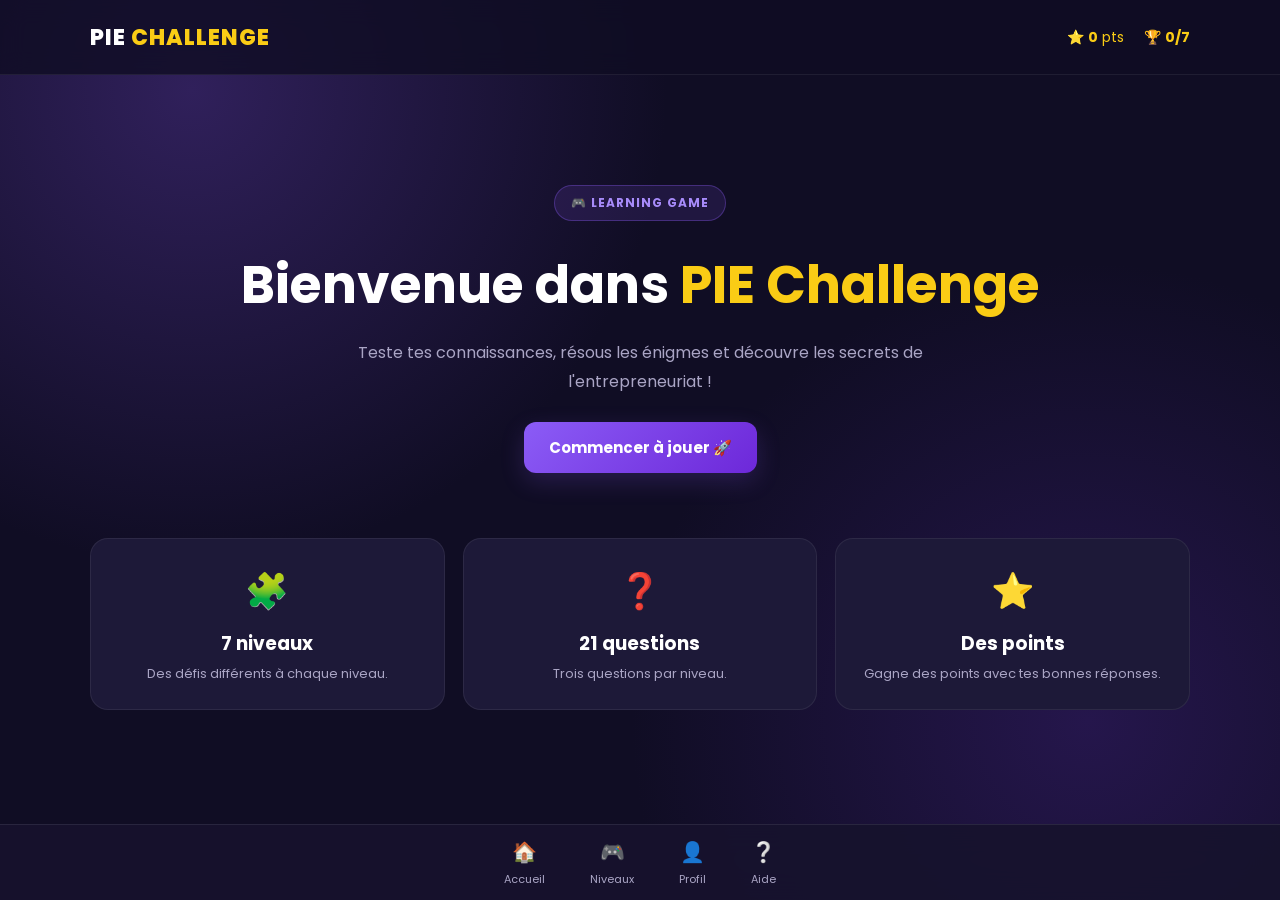
<file: index.html>
<!DOCTYPE html>
<html lang="fr">
<head>
    <meta charset="UTF-8">
    <meta name="viewport" content="width=device-width, initial-scale=1.0">
    <title>PIE Challenge</title>
    <link rel="stylesheet" href="css/style.css">
</head>

<body>

<header class="topbar">
    <a href="#" class="logo" onclick="showView('home')">
        PIE <span>CHALLENGE</span>
    </a>

    <div class="header-stats">
        <span>⭐ <strong id="headerScore">0</strong> pts</span>
        <span>🏆 <strong id="headerLevel">0/7</strong></span>
    </div>
</header>

<main class="container">

    <!-- HOME -->
    <section id="homeView" class="view active">
        <div class="hero">
            <div class="hero-badge">🎮 LEARNING GAME</div>
            <h1>Bienvenue dans <span>PIE Challenge</span></h1>
            <p>
                Teste tes connaissances, résous les énigmes
                et découvre les secrets de l'entrepreneuriat !
            </p>

            <button class="primary-btn" onclick="showView('levels')">
                Commencer à jouer 🚀
            </button>
        </div>

        <div class="features">
            <div class="feature-card">
                <span>🧩</span>
                <h3>7 niveaux</h3>
                <p>Des défis différents à chaque niveau.</p>
            </div>

            <div class="feature-card">
                <span>❓</span>
                <h3>21 questions</h3>
                <p>Trois questions par niveau.</p>
            </div>

            <div class="feature-card">
                <span>⭐</span>
                <h3>Des points</h3>
                <p>Gagne des points avec tes bonnes réponses.</p>
            </div>
        </div>
    </section>

    <!-- LEVELS -->
    <section id="levelsView" class="view">
        <div class="section-heading">
            <h1>Choisis ton niveau</h1>
            <p>Termine les trois questions pour débloquer le niveau suivant.</p>
        </div>

        <div id="levelsContainer" class="levels-grid"></div>

        <button class="secondary-btn" onclick="showView('home')">
            ← Retour
        </button>
    </section>

    <!-- GAME -->
    <section id="gameView" class="view">
        <div class="game-top">
            <button class="secondary-btn" onclick="showView('levels')">
                ← Niveaux
            </button>

            <div class="game-progress">
                <span id="levelTitle">Niveau 1</span>
                <span id="questionNumber">Question 1/3</span>
            </div>
        </div>

        <div class="progress-track">
            <div id="progressBar" class="progress-fill"></div>
        </div>

        <div class="question-card">
            <div id="questionType" class="question-badge">DÉFI</div>

            <h2 id="questionTitle">Question</h2>

            <p id="questionDescription"></p>

            <div id="questionContent" class="question-content"></div>

            <div id="answerArea" class="answer-area"></div>

            <p id="feedback" class="feedback"></p>

            <div class="game-actions">
                <button id="hintBtn" class="hint-btn" onclick="useHint()">
                    💡 Indice (-20 pts)
                </button>

                <button id="checkBtn" class="primary-btn" onclick="checkAnswer()">
                    Vérifier
                </button>

                <button id="nextBtn" class="primary-btn hidden" onclick="nextQuestion()">
                    Question suivante →
                </button>
            </div>
        </div>
    </section>

    <!-- RESULTS -->
    <section id="resultsView" class="view">
        <div class="result-card">
            <div class="result-icon">🎉</div>
            <h1 id="resultTitle">Niveau terminé !</h1>
            <p id="resultMessage">Bravo pour tes efforts.</p>

            <div class="result-score">
                ⭐ <strong id="resultScore">0</strong> points
            </div>

            <button id="nextLevelBtn" class="primary-btn" onclick="goNextLevel()">
                Niveau suivant →
            </button>

            <button class="secondary-btn" onclick="showView('levels')">
                Voir les niveaux
            </button>
        </div>
    </section>

    <!-- PROFILE -->
    <section id="profileView" class="view">
        <div class="section-heading">
            <h1>Mon profil</h1>
            <p>Consulte ta progression dans PIE Challenge.</p>
        </div>

        <div class="profile-card">
            <div class="profile-avatar">👨‍🎓</div>
            <h2>Joueur</h2>

            <div class="profile-stats">
                <div>
                    <strong id="profileScore">0</strong>
                    <span>Points</span>
                </div>

                <div>
                    <strong id="profileLevels">0/7</strong>
                    <span>Niveaux terminés</span>
                </div>

                <div>
                    <strong id="profileQuestions">0/21</strong>
                    <span>Bonnes réponses</span>
                </div>
            </div>

            <button class="secondary-btn" onclick="resetProgress()">
                Réinitialiser ma progression
            </button>
        </div>
    </section>

    <!-- HELP -->

    <!-- HELP -->
    <section id="helpView" class="view">

        <div class="section-heading">
            <h1>Comment jouer ?</h1>
            <p>Règles du jeu et équipe du projet</p>
        </div>

        <div class="help-card">
            <h2>📜 Règles du jeu</h2>

            <p>🎯 Le jeu contient 7 niveaux.</p>
            <p>🧩 Chaque niveau contient 3 questions.</p>
            <p>⭐ Une bonne réponse rapporte 100 points.</p>
            <p>💡 Un indice coûte 20 points.</p>
            <p>🔓 Termine les trois questions pour débloquer le niveau suivant.</p>
        </div>

        <div class="help-card project-team">
            <h2>👨‍💻 Équipe du projet</h2>

            <div class="team-role">
                <h3>🌐 HTML</h3>
                <p>Omar • Yassine</p>
            </div>

            <div class="team-role">
                <h3>🎨 CSS</h3>
                <p>Ziyad • Adnane</p>
            </div>

            <div class="team-role">
                <h3>⚙️ JavaScript</h3>
                <p>Adnane • Walid</p>
            </div>

            <div class="team-role project-leader">
                <h3>👑 Chef de projet</h3>
                <p>Walid</p>
            </div>
        </div>

    </section>


</main>

<footer class="bottom-nav">
    <button onclick="showView('home')">🏠<span>Accueil</span></button>
    <button onclick="showView('levels')">🎮<span>Niveaux</span></button>
    <button onclick="showView('profile')">👤<span>Profil</span></button>
    <button onclick="showView('help')">❔<span>Aide</span></button>
</footer>

<script src="js/questions.js"></script>
<script src="js/app.js"></script>

</body>
</html>
</file>
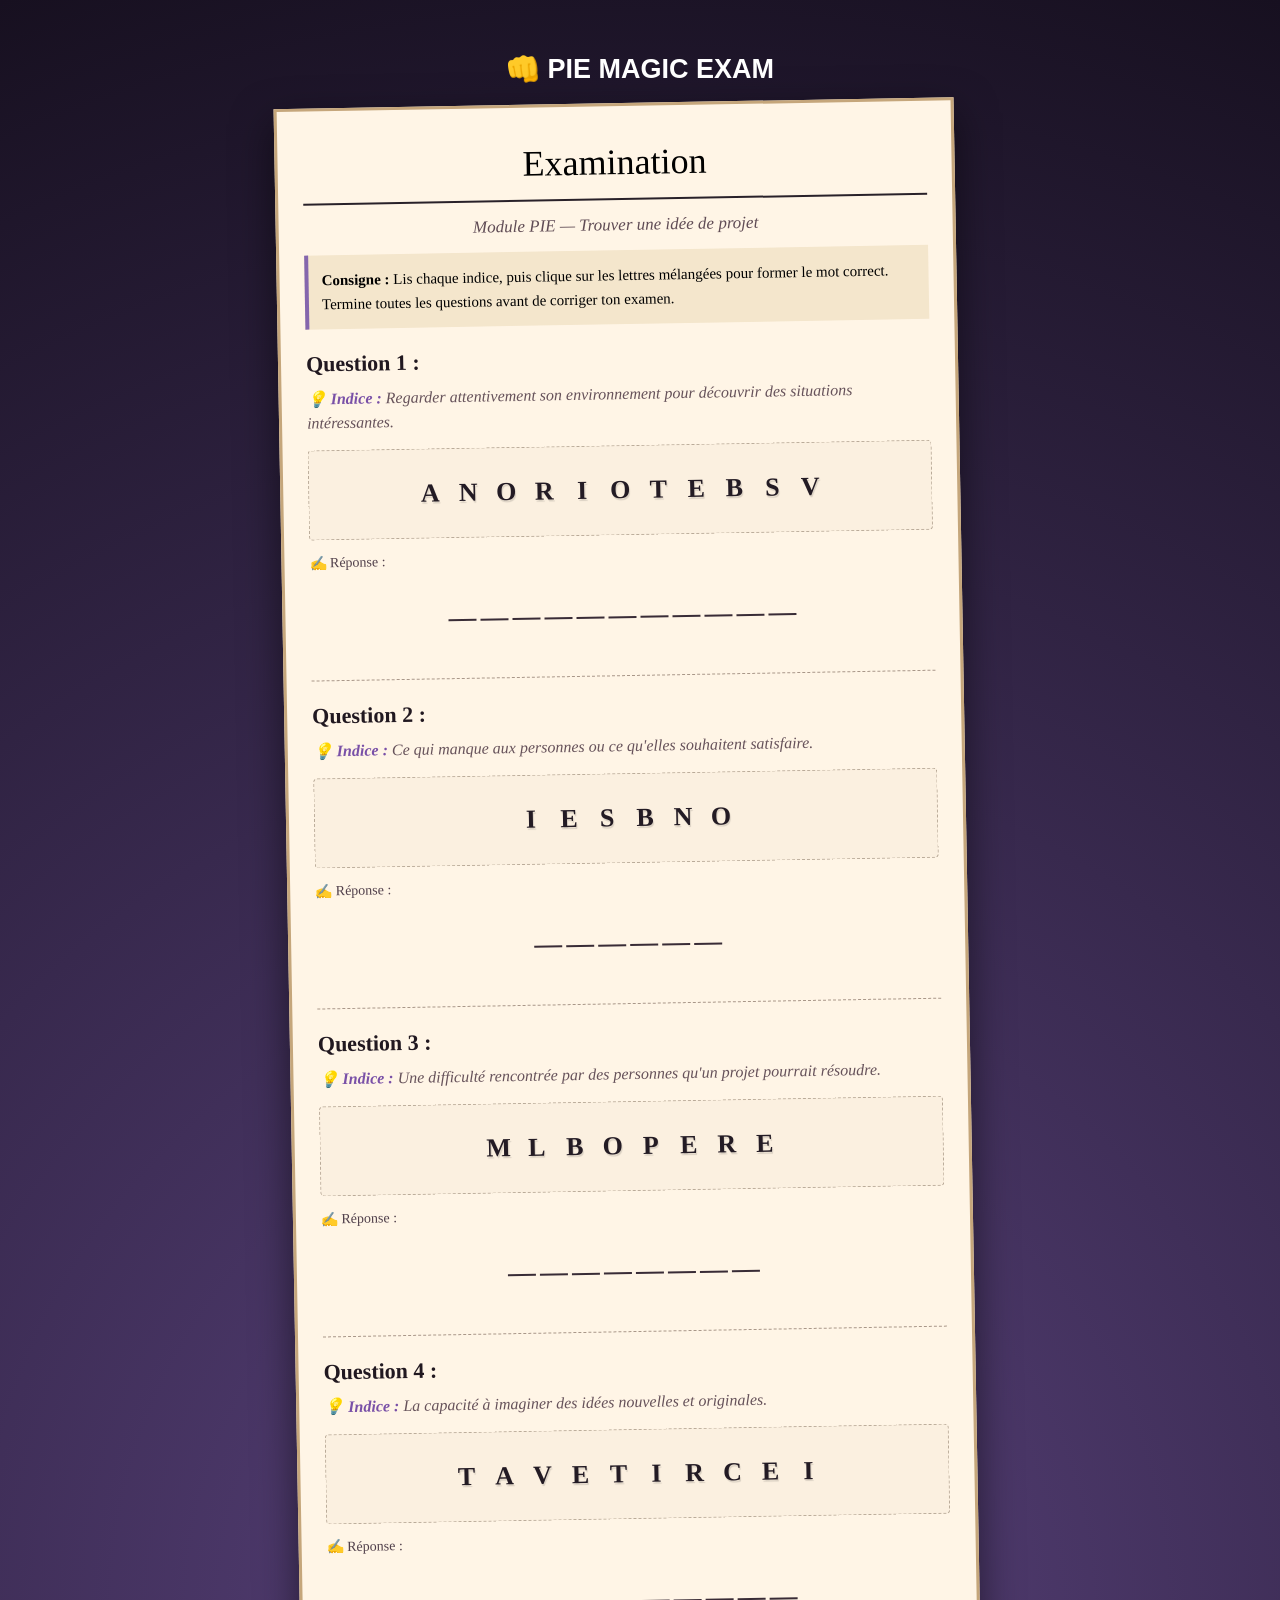
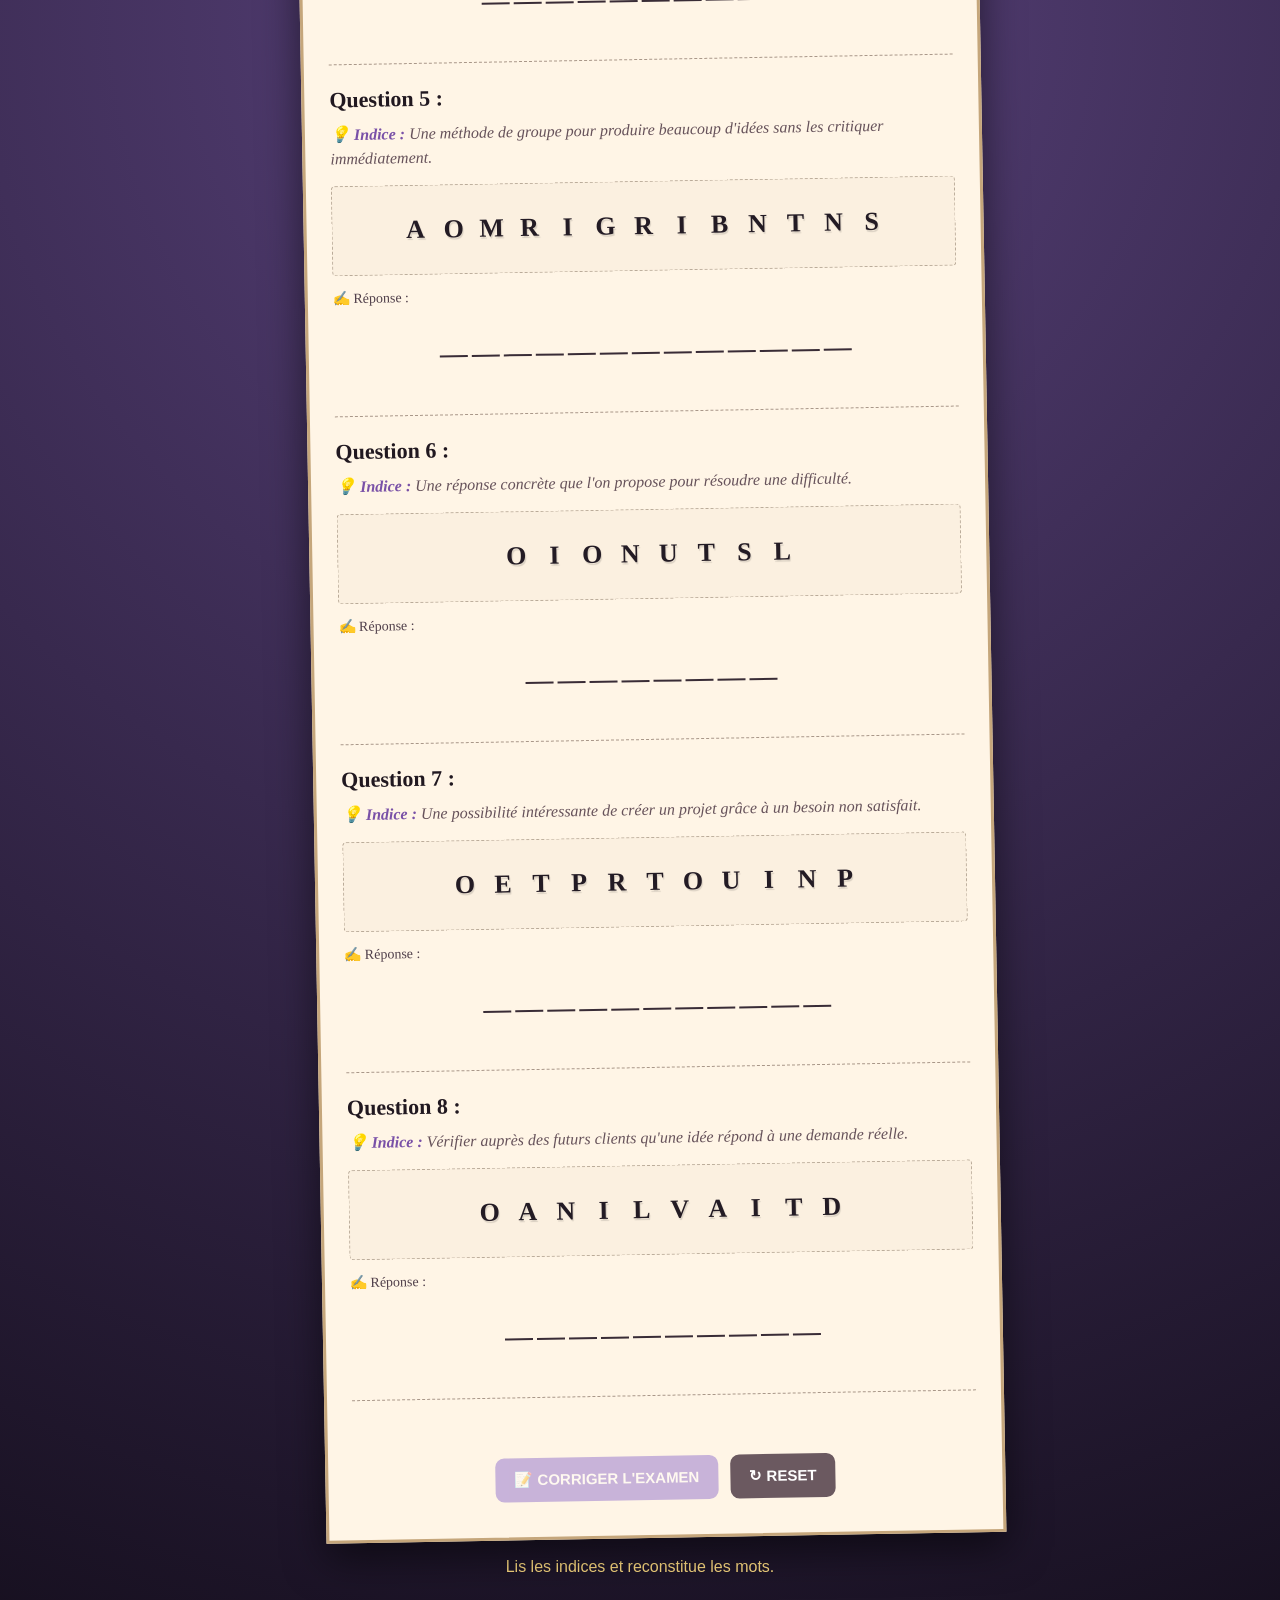
<file: dencing words(pie niveau 6).html>
<!DOCTYPE html>
<html lang="fr">
<head>
<meta charset="UTF-8">
<meta name="viewport" content="width=device-width, initial-scale=1.0">

<title>PIE - Magic Examination</title>

<style>
* {
    box-sizing: border-box;
}

body {
    margin: 0;
    min-height: 100vh;
    background: radial-gradient(circle, #59427c, #171020);
    display: flex;
    align-items: flex-start;
    justify-content: center;
    font-family: Georgia, serif;
    padding: 35px 12px;
}

.container {
    text-align: center;
    width: 100%;
    max-width: 680px;
}

h1 {
    color: white;
    font-family: Arial, sans-serif;
    font-size: 27px;
}

/* EXAM PAPER */

.paper {
    background: #fff5e6;
    padding: 35px 25px;
    border: 3px solid #c5a67b;
    box-shadow: 0 15px 40px #0008;
    transform: rotate(-1deg);
    transition: box-shadow 0.5s;
    position: relative;
    overflow: hidden;
    text-align: left;
}

.paper.solved {
    box-shadow: 0 0 50px gold;
}

.exam-title {
    font-size: 36px;
    text-align: center;
    border-bottom: 2px solid #292129;
    padding-bottom: 15px;
}

.exam-subtitle {
    text-align: center;
    font-size: 17px;
    font-style: italic;
    margin: 15px 0;
    color: #604c55;
}

.instructions {
    background: #f4e6cc;
    border-left: 4px solid #8566ad;
    padding: 13px;
    font-size: 15px;
    line-height: 1.6;
}

/* QUESTION */

.question-block {
    padding: 22px 0;
    border-bottom: 1px dashed #a99789;
}

.question {
    font-size: 22px;
    font-weight: bold;
    color: #211820;
    margin-bottom: 10px;
}

.hint {
    font-size: 16px;
    font-style: italic;
    line-height: 1.5;
    color: #66525a;
    margin-bottom: 15px;
}

.hint strong {
    color: #7950a7;
}

/* SCATTERED ALPHABET */

.chaos-zone {
    display: flex;
    justify-content: center;
    align-items: center;
    flex-wrap: wrap;
    gap: 10px 8px;
    min-height: 90px;
    padding: 20px 12px;
    background: #eadcc733;
    border: 1px dashed #b9aa98;
    border-radius: 4px;
}

.letter {
    width: 30px;
    height: 40px;
    padding: 0;
    border: none;
    margin: 0;

    background: transparent;
    color: #231b24;

    font-family: Georgia, serif;
    font-weight: bold;
    font-size: 26px;

    cursor: pointer;
    position: relative;

    text-shadow: 1px 2px 1px #0002;

    animation: chaos 0.6s infinite alternate ease-in-out;
    animation-delay: var(--delay);
}

@keyframes chaos {
    from {
        transform:
            translate(var(--x), var(--y))
            rotate(var(--rotation));
    }

    to {
        transform:
            translate(
                calc(var(--x) + 3px),
                calc(var(--y) - 3px)
            )
            rotate(calc(var(--rotation) + 7deg));
    }
}

.letter:hover:not(:disabled) {
    color: #b02e28;
    animation-play-state: paused;
    scale: 1.25;
    text-shadow: 0 0 8px #ffae42;
}

.letter.used {
    opacity: 0.12;
}

.letter:disabled {
    cursor: default;
}

/* ANSWER */

.answer-label {
    margin: 14px 0 8px;
    font-size: 14px;
    color: #51404b;
}

.answer-line {
    display: flex;
    justify-content: center;
    flex-wrap: wrap;
    gap: 4px;
    min-height: 46px;
    padding: 5px 0;
}

.answer-slot {
    width: 28px;
    height: 39px;
    padding: 0;
    margin: 0;

    background: transparent;
    border: none;
    border-bottom: 2px solid #392c36;

    font-family: Georgia, serif;
    font-size: 22px;
    font-weight: bold;
    color: #251b25;

    cursor: pointer;
}

.answer-slot.filled {
    animation: letterAppear 0.25s ease-out;
}

.answer-slot:disabled {
    cursor: default;
}

@keyframes letterAppear {
    from {
        opacity: 0;
        transform: translateY(-15px);
    }

    to {
        opacity: 1;
        transform: translateY(0);
    }
}

/* QUESTION FEEDBACK */

.question-feedback {
    text-align: center;
    font-size: 15px;
    font-weight: bold;
    margin-top: 12px;
    min-height: 18px;
    font-family: Arial, sans-serif;
}

.question-block.good .question-feedback {
    color: #168447;
}

.question-block.bad .question-feedback {
    color: #c32a2a;
}

.question-block.good {
    background: #e0ffd529;
}

/* SCORE */

.result {
    text-align: center;
    padding: 18px 5px;
    font-family: Arial, sans-serif;
    font-size: 18px;
    font-weight: bold;
    color: #513b64;
    min-height: 60px;
}

.result.success {
    color: #168447;
    font-size: 21px;
}

/* BUTTONS */

.actions {
    display: flex;
    justify-content: center;
    flex-wrap: wrap;
    gap: 12px;
}

.action {
    border: none;
    border-radius: 9px;
    padding: 13px 19px;
    background: #7752c7;
    color: white;
    font-family: Arial, sans-serif;
    font-size: 15px;
    font-weight: bold;
    cursor: pointer;
}

.action:hover:not(:disabled) {
    background: #9472de;
}

.action:disabled {
    opacity: 0.4;
    cursor: not-allowed;
}

.reset {
    background: #6b5960;
}

.reset:hover {
    background: #8b737c !important;
}

.small-action {
    display: block;
    margin: 10px auto 0;
    border: none;
    background: transparent;
    color: #7950a7;
    font-size: 13px;
    cursor: pointer;
    text-decoration: underline;
}

.small-action:hover {
    color: #ac4a65;
}

#status {
    font-family: Arial, sans-serif;
    color: #ffdd83;
    margin-top: 20px;
}

@media (max-width: 480px) {
    .paper {
        padding: 25px 13px;
    }

    .exam-title {
        font-size: 29px;
    }

    .question {
        font-size: 20px;
    }

    .letter {
        font-size: 22px;
        width: 24px;
    }

    .answer-slot {
        width: 22px;
        font-size: 18px;
    }
}
</style>
</head>

<body>

<div class="container">

    <h1>👊 PIE MAGIC EXAM</h1>

    <div class="paper" id="paper">

        <div class="exam-title">
            Examination
        </div>

        <div class="exam-subtitle">
            Module PIE — Trouver une idée de projet
        </div>

        <div class="instructions">
            <strong>Consigne :</strong>
            Lis chaque indice, puis clique sur les lettres
            mélangées pour former le mot correct.
            Termine toutes les questions avant de
            corriger ton examen.
        </div>

        <!-- ALL EXAM QUESTIONS -->
        <div id="examQuestions"></div>

        <!-- RESULT -->
        <div class="result" id="result"
             role="status" aria-live="polite">
        </div>

        <div class="actions">

            <button class="action"
                    id="checkButton">
                📝 CORRIGER L'EXAMEN
            </button>

            <button class="action reset"
                    id="resetButton">
                ↻ RESET
            </button>

        </div>

    </div>

    <p id="status">
        Les lettres sont mélangées.
        À toi de trouver les bonnes réponses !
    </p>

</div>

<script>

// ==========================================
// PIE EXAM - QUESTIONS
// ==========================================

const questions = [

    {
        answer: "OBSERVATION",
        hint: "Regarder attentivement son environnement pour découvrir des situations intéressantes."
    },

    {
        answer: "BESOIN",
        hint: "Ce qui manque aux personnes ou ce qu'elles souhaitent satisfaire."
    },

    {
        answer: "PROBLEME",
        hint: "Une difficulté rencontrée par des personnes qu'un projet pourrait résoudre."
    },

    {
        answer: "CREATIVITE",
        hint: "La capacité à imaginer des idées nouvelles et originales."
    },

    {
        answer: "BRAINSTORMING",
        hint: "Une méthode de groupe pour produire beaucoup d'idées sans les critiquer immédiatement."
    },

    {
        answer: "SOLUTION",
        hint: "Une réponse concrète que l'on propose pour résoudre une difficulté."
    },

    {
        answer: "OPPORTUNITE",
        hint: "Une possibilité intéressante de créer un projet grâce à un besoin non satisfait."
    },

    {
        answer: "VALIDATION",
        hint: "Vérifier auprès des futurs clients qu'une idée répond à une demande réelle."
    }

];

// ==========================================
// GAME STATE
// ==========================================

let exam = [];
let examReviewed = false;
let examCompleted = false;

const paper = document.getElementById("paper");
const questionsContainer =
    document.getElementById("examQuestions");

const result = document.getElementById("result");
const checkButton =
    document.getElementById("checkButton");

const resetButton =
    document.getElementById("resetButton");

const statusText =
    document.getElementById("status");

// ==========================================
// SHUFFLE
// ==========================================

function shuffle(array) {

    const copy = [...array];

    for (let i = copy.length - 1; i > 0; i--) {

        const randomIndex =
            Math.floor(Math.random() * (i + 1));

        [copy[i], copy[randomIndex]] =
            [copy[randomIndex], copy[i]];
    }

    return copy;
}

// ==========================================
// MAKE MIXED LETTERS
// ==========================================

function createLetters(answer) {

    const characters = [...answer];

    let tiles = characters.map((char, index) => ({
        id: index,
        char: char,
        x: Math.floor(Math.random() * 17 - 8),
        y: Math.floor(Math.random() * 19 - 9),
        rotation: Math.floor(Math.random() * 75 - 37),
        delay: Math.random()
    }));

    tiles = shuffle(tiles);

    // Ensure the letters are not already sorted
    if (tiles.map(t => t.char).join("") === answer) {

        const firstDifferent = tiles.findIndex(
            t => t.char !== tiles[0].char
        );

        if (firstDifferent !== -1) {
            [tiles[0], tiles[firstDifferent]] =
                [tiles[firstDifferent], tiles[0]];
        }
    }

    return tiles;
}

// ==========================================
// START EXAM
// ==========================================

function startExam() {

    exam = questions.map(question => ({

        answer: question.answer,

        hint: question.hint,

        tiles: createLetters(question.answer),

        selected: [],

        status: "editing"

    }));

    examReviewed = false;
    examCompleted = false;

    result.textContent = "";
    result.className = "result";

    paper.classList.remove("solved");

    statusText.textContent =
        "Lis les indices et reconstitue les mots.";

    renderExam();
}

// ==========================================
// RENDER ALL QUESTIONS
// ==========================================

function renderExam() {

    questionsContainer.innerHTML = "";

    exam.forEach((question, questionIndex) => {

        const block = document.createElement("section");

        block.className = "question-block";

        if (question.status === "correct") {
            block.classList.add("good");
        }

        if (question.status === "wrong") {
            block.classList.add("bad");
        }

        // QUESTION NUMBER

        const title = document.createElement("div");

        title.className = "question";

        title.textContent =
            "Question " + (questionIndex + 1) + " :";

        block.appendChild(title);

        // HINT

        const hint = document.createElement("div");

        hint.className = "hint";

        const hintTitle = document.createElement("strong");
        hintTitle.textContent = "💡 Indice : ";

        const hintContent = document.createElement("span");
        hintContent.textContent = question.hint;

        hint.appendChild(hintTitle);
        hint.appendChild(hintContent);

        block.appendChild(hint);

        // CHAOS ZONE

        const chaosZone = document.createElement("div");

        chaosZone.className = "chaos-zone";

        question.tiles.forEach(tile => {

            const letterButton =
                document.createElement("button");

            letterButton.className = "letter";

            letterButton.textContent = tile.char;

            letterButton.style.setProperty(
                "--x", tile.x + "px"
            );

            letterButton.style.setProperty(
                "--y", tile.y + "px"
            );

            letterButton.style.setProperty(
                "--rotation",
                tile.rotation + "deg"
            );

            letterButton.style.setProperty(
                "--delay",
                "-" + tile.delay + "s"
            );

            const used =
                question.selected.includes(tile.id);

            if (used) {
                letterButton.classList.add("used");
            }

            letterButton.disabled =
                used || question.status !== "editing";

            letterButton.addEventListener("click", () => {
                selectLetter(questionIndex, tile.id);
            });

            chaosZone.appendChild(letterButton);
        });

        block.appendChild(chaosZone);

        // ANSWER LABEL

        const answerLabel = document.createElement("div");

        answerLabel.className = "answer-label";
        answerLabel.textContent = "✍️ Réponse :";

        block.appendChild(answerLabel);

        // ANSWER LINE

        const answerLine = document.createElement("div");

        answerLine.className = "answer-line";

        [...question.answer].forEach((char, slotIndex) => {

            const slot = document.createElement("button");

            slot.className = "answer-slot";

            const selectedId =
                question.selected[slotIndex];

            if (selectedId !== undefined) {

                const selectedTile = question.tiles.find(
                    tile => tile.id === selectedId
                );

                slot.textContent = selectedTile.char;

                slot.classList.add("filled");

                slot.title = "Cliquer pour retirer";

                slot.disabled =
                    question.status !== "editing";

                slot.addEventListener("click", () => {
                    removeLetter(questionIndex, slotIndex);
                });

            } else {

                slot.textContent = "";
                slot.disabled = true;
            }

            answerLine.appendChild(slot);
        });

        block.appendChild(answerLine);

        // UNDO BUTTON

        if (
            question.status === "editing" &&
            question.selected.length > 0
        ) {

            const undo = document.createElement("button");

            undo.className = "small-action";
            undo.textContent = "⌫ Effacer la dernière lettre";

            undo.addEventListener("click", () => {
                question.selected.pop();
                renderExam();
            });

            block.appendChild(undo);
        }

        // FEEDBACK

        const feedback = document.createElement("div");

        feedback.className = "question-feedback";

        if (question.status === "correct") {
            feedback.textContent = "✅ Bonne réponse !";
        }

        if (question.status === "wrong") {
            feedback.textContent =
                "❌ Mauvais ordre — à refaire !";
        }

        block.appendChild(feedback);

        questionsContainer.appendChild(block);
    });

    updateControls();
}

// ==========================================
// SELECT LETTER
// ==========================================

function selectLetter(questionIndex, tileId) {

    const question = exam[questionIndex];

    if (question.status !== "editing") return;

    if (question.selected.includes(tileId)) return;

    if (question.selected.length >= question.answer.length) {
        return;
    }

    question.selected.push(tileId);

    renderExam();
}

// ==========================================
// REMOVE LETTER
// ==========================================

function removeLetter(questionIndex, slotIndex) {

    const question = exam[questionIndex];

    if (question.status !== "editing") return;

    question.selected.splice(slotIndex, 1);

    renderExam();
}

// ==========================================
// UPDATE MAIN BUTTON
// ==========================================

function updateControls() {

    if (examCompleted) {

        checkButton.textContent = "🏆 REJOUER";
        checkButton.disabled = false;
        return;
    }

    if (examReviewed) {

        checkButton.textContent =
            "↻ RÉESSAYER LES ERREURS";

        checkButton.disabled = false;
        return;
    }

    checkButton.textContent =
        "📝 CORRIGER L'EXAMEN";

    const allFilled = exam.every(question => {

        return (
            question.status === "correct" ||
            question.selected.length === question.answer.length
        );

    });

    checkButton.disabled = !allFilled;
}

// ==========================================
// CHECK THE WHOLE EXAM
// ==========================================

function checkExam() {

    if (examReviewed || examCompleted) return;

    const allFilled = exam.every(question =>
        question.status === "correct" ||
        question.selected.length === question.answer.length
    );

    if (!allFilled) return;

    exam.forEach(question => {

        if (question.status === "correct") return;

        const userAnswer = question.selected.map(id => {

            const tile = question.tiles.find(
                letter => letter.id === id
            );

            return tile.char;

        }).join("");

        if (userAnswer === question.answer) {

            question.status = "correct";

        } else {

            question.status = "wrong";
        }
    });

    examReviewed = true;

    const score = exam.filter(
        q => q.status === "correct"
    ).length;

    if (score === exam.length) {

        examCompleted = true;

        paper.classList.add("solved");

        result.textContent =
            "🏆 FÉLICITATIONS ! " +
            score + " / " + exam.length;

        result.className = "result success";

        statusText.textContent =
            "Excellent ! Toutes les réponses sont correctes !";

    } else {

        result.textContent =
            "📊 Résultat : " +
            score + " / " + exam.length +
            " — Corrige les erreurs !";

        result.className = "result";

        statusText.textContent =
            "Les bonnes réponses restent validées.";
    }

    renderExam();
}

// ==========================================
// RETRY ONLY WRONG ANSWERS
// ==========================================

function retryWrongAnswers() {

    exam.forEach(question => {

        if (question.status === "wrong") {

            question.selected = [];

            question.tiles =
                createLetters(question.answer);

            question.status = "editing";
        }
    });

    examReviewed = false;

    result.textContent =
        "💡 Utilise les indices pour corriger tes erreurs.";

    result.className = "result";

    renderExam();
}

// ==========================================
// BUTTON EVENTS
// ==========================================

checkButton.addEventListener("click", () => {

    if (examCompleted) {

        startExam();

    } else if (examReviewed) {

        retryWrongAnswers();

    } else {

        checkExam();
    }

});

resetButton.addEventListener("click", startExam);

// ==========================================
// LAUNCH EXAM
// ==========================================

startExam();

</script>

</body>
</html>
</file>
<file: css/style.css>
@import url('https://fonts.googleapis.com/css2?family=Poppins:wght@400;500;600;700;800&display=swap');

:root {
    --bg: #100d24;
    --surface: #1d1938;
    --surface-light: #29234a;
    --primary: #8b5cf6;
    --primary-light: #a78bfa;
    --yellow: #facc15;
    --text: #ffffff;
    --muted: #aaa5c5;
    --success: #22c55e;
    --danger: #ef4444;
}

* {
    margin: 0;
    padding: 0;
    box-sizing: border-box;
}

body {
    min-height: 100vh;
    background:
            radial-gradient(circle at 15% 10%, #30205b 0, transparent 35%),
            radial-gradient(circle at 85% 80%, #25164c 0, transparent 35%),
            var(--bg);
    color: var(--text);
    font-family: 'Poppins', Arial, sans-serif;
    padding-bottom: 100px;
}

button {
    font-family: inherit;
    cursor: pointer;
    border: none;
}

/* HEADER */

.topbar {
    height: 75px;
    padding: 0 7%;
    display: flex;
    align-items: center;
    justify-content: space-between;
    border-bottom: 1px solid #ffffff12;
    background: #100d24cc;
    backdrop-filter: blur(12px);
    position: sticky;
    top: 0;
    z-index: 10;
}

.logo {
    color: white;
    text-decoration: none;
    font-size: 22px;
    font-weight: 800;
    letter-spacing: 1px;
}

.logo span {
    color: var(--yellow);
}

.header-stats {
    display: flex;
    gap: 20px;
    color: var(--yellow);
    font-size: 14px;
}

/* GENERAL */

.container {
    width: 90%;
    max-width: 1100px;
    margin: 45px auto;
}

.view {
    display: none;
    animation: appear 0.4s ease;
}

.view.active {
    display: block;
}

@keyframes appear {
    from {
        opacity: 0;
        transform: translateY(12px);
    }
    to {
        opacity: 1;
        transform: translateY(0);
    }
}

/* HOME */

.hero {
    text-align: center;
    padding: 65px 20px;
}

.hero-badge,
.question-badge {
    display: inline-block;
    padding: 8px 16px;
    border-radius: 30px;
    background: #8b5cf622;
    border: 1px solid #8b5cf655;
    color: var(--primary-light);
    font-size: 12px;
    font-weight: 700;
    letter-spacing: 1px;
}

.hero h1 {
    font-size: clamp(30px, 5vw, 52px);
    margin: 25px 0 15px;
}

.hero h1 span {
    color: var(--yellow);
}

.hero p {
    max-width: 600px;
    margin: auto;
    color: var(--muted);
    line-height: 1.8;
}

.primary-btn {
    background: linear-gradient(135deg, var(--primary), #6d28d9);
    color: white;
    padding: 14px 25px;
    border-radius: 12px;
    font-size: 15px;
    font-weight: 700;
    margin-top: 25px;
    box-shadow: 0 8px 25px #8b5cf633;
    transition: 0.25s;
}

.primary-btn:hover {
    transform: translateY(-3px);
    box-shadow: 0 12px 30px #8b5cf655;
}

.primary-btn:disabled {
    opacity: 0.5;
    cursor: not-allowed;
    transform: none;
}

.features {
    display: grid;
    grid-template-columns: repeat(3, 1fr);
    gap: 18px;
}

.feature-card {
    padding: 25px;
    text-align: center;
    background: var(--surface);
    border: 1px solid #ffffff12;
    border-radius: 18px;
    transition: 0.3s;
}

.feature-card:hover {
    transform: translateY(-5px);
    border-color: var(--primary);
}

.feature-card span {
    font-size: 35px;
}

.feature-card h3 {
    margin: 12px 0 6px;
}

.feature-card p {
    font-size: 13px;
    color: var(--muted);
}

/* SECTION HEADINGS */

.section-heading {
    text-align: center;
    margin-bottom: 35px;
}

.section-heading h1 {
    font-size: 32px;
}

.section-heading p {
    color: var(--muted);
    margin-top: 8px;
}

/* LEVELS */

.levels-grid {
    display: grid;
    grid-template-columns: repeat(3, 1fr);
    gap: 20px;
    margin-bottom: 30px;
}

.level-card {
    padding: 25px;
    background: var(--surface);
    border: 1px solid #ffffff15;
    border-radius: 18px;
    text-align: center;
    transition: 0.3s;
}

.level-card:hover:not(.locked) {
    transform: translateY(-5px);
    border-color: var(--primary);
}

.level-card.locked {
    opacity: 0.5;
    filter: grayscale(0.7);
}

.level-icon {
    font-size: 38px;
    margin-bottom: 12px;
}

.level-card h3 {
    margin-bottom: 8px;
}

.level-card p {
    color: var(--muted);
    font-size: 13px;
}

.level-status {
    display: inline-block;
    margin-top: 15px;
    padding: 6px 12px;
    background: #ffffff10;
    border-radius: 20px;
    font-size: 12px;
}

.level-card button {
    display: block;
    width: 100%;
    margin-top: 15px;
    padding: 11px;
    background: var(--primary);
    color: white;
    border-radius: 9px;
    font-weight: 600;
}

.level-card.locked button {
    background: #55516b;
    cursor: not-allowed;
}

/* GAME */

.game-top {
    display: flex;
    align-items: center;
    justify-content: space-between;
    margin-bottom: 25px;
}

.game-progress {
    display: flex;
    flex-direction: column;
    align-items: flex-end;
    gap: 5px;
    font-weight: 600;
}

.game-progress span:last-child {
    color: var(--muted);
    font-size: 12px;
}

.progress-track {
    height: 9px;
    background: var(--surface-light);
    border-radius: 20px;
    overflow: hidden;
    margin-bottom: 25px;
}

.progress-fill {
    height: 100%;
    width: 0;
    background: linear-gradient(90deg, var(--primary), var(--yellow));
    border-radius: 20px;
    transition: width 0.4s;
}

.question-card {
    max-width: 750px;
    margin: auto;
    padding: 35px;
    background: var(--surface);
    border: 1px solid #ffffff15;
    border-radius: 22px;
    text-align: center;
}

.question-card h2 {
    margin: 20px 0 10px;
    font-size: 25px;
}

.question-card > p {
    color: var(--muted);
    line-height: 1.7;
}

.question-content {
    margin: 25px 0;
}

.question-image {
    width: 100%;
    max-width: 280px;
    height: 160px;
    object-fit: contain;
    background: var(--surface-light);
    border-radius: 15px;
    padding: 15px;
}

.answer-area {
    margin: 20px 0;
}

.answer-input {
    width: 100%;
    max-width: 450px;
    padding: 15px;
    background: var(--bg);
    color: white;
    border: 1px solid #ffffff25;
    border-radius: 10px;
    font-size: 16px;
    outline: none;
}

.answer-input:focus {
    border-color: var(--primary-light);
}

.word-options,
.letter-options {
    display: flex;
    flex-wrap: wrap;
    justify-content: center;
    gap: 10px;
    margin: 15px 0;
}

.word-chip,
.letter-chip {
    padding: 12px 17px;
    background: var(--surface-light);
    color: white;
    border: 1px solid #ffffff20;
    border-radius: 10px;
    font-size: 15px;
}

.word-chip:hover,
.letter-chip:hover {
    border-color: var(--primary);
}

.feedback {
    min-height: 28px;
    margin: 15px 0;
    font-weight: 600;
}

.feedback.success {
    color: var(--success);
}

.feedback.error {
    color: var(--danger);
}

.game-actions {
    display: flex;
    justify-content: center;
    align-items: center;
    flex-wrap: wrap;
    gap: 12px;
}

.hint-btn {
    padding: 13px 18px;
    background: #facc1520;
    color: var(--yellow);
    border: 1px solid #facc1540;
    border-radius: 10px;
    font-weight: 600;
}

/* RESULTS */

.result-card {
    max-width: 550px;
    margin: 50px auto;
    padding: 40px;
    text-align: center;
    background: var(--surface);
    border: 1px solid #ffffff15;
    border-radius: 22px;
}

.result-icon {
    font-size: 65px;
    margin-bottom: 15px;
}

.result-card p {
    color: var(--muted);
    margin: 12px 0;
}

.result-score {
    margin: 25px 0;
    color: var(--yellow);
    font-size: 25px;
}

/* PROFILE */

.profile-card {
    max-width: 600px;
    margin: auto;
    padding: 35px;
    text-align: center;
    background: var(--surface);
    border-radius: 20px;
}

.profile-avatar {
    font-size: 55px;
}

.profile-card h2 {
    margin: 10px 0 25px;
}

.profile-stats {
    display: grid;
    grid-template-columns: repeat(3, 1fr);
    gap: 15px;
    margin-bottom: 25px;
}

.profile-stats div {
    display: flex;
    flex-direction: column;
    gap: 7px;
    padding: 15px 5px;
    background: var(--surface-light);
    border-radius: 12px;
}

.profile-stats strong {
    color: var(--yellow);
    font-size: 22px;
}

.profile-stats span {
    color: var(--muted);
    font-size: 11px;
}

/* HELP */

.help-card {
    max-width: 650px;
    margin: auto;
    padding: 30px;
    background: var(--surface);
    border-radius: 18px;
    line-height: 2.5;
}

/* BUTTONS */

.secondary-btn {
    padding: 11px 17px;
    background: var(--surface-light);
    color: white;
    border: 1px solid #ffffff20;
    border-radius: 10px;
    font-weight: 600;
}

.secondary-btn:hover {
    border-color: var(--primary);
}

/* BOTTOM NAVIGATION */

.bottom-nav {
    position: fixed;
    bottom: 0;
    left: 0;
    width: 100%;
    padding: 12px 10px;
    display: flex;
    justify-content: center;
    gap: 45px;
    background: #17132dee;
    border-top: 1px solid #ffffff15;
    backdrop-filter: blur(15px);
    z-index: 20;
}

.bottom-nav button {
    display: flex;
    flex-direction: column;
    align-items: center;
    gap: 4px;
    background: transparent;
    color: var(--muted);
    font-size: 20px;
}

.bottom-nav button span {
    font-size: 11px;
}

.bottom-nav button:hover {
    color: var(--yellow);
}

.hidden {
    display: none !important;
}

/* RESPONSIVE */

@media (max-width: 700px) {
    .features,
    .levels-grid {
        grid-template-columns: 1fr;
    }

    .hero {
        padding: 40px 10px;
    }

    .hero h1 {
        font-size: 32px;
    }

    .question-card {
        padding: 22px 15px;
    }

    .bottom-nav {
        gap: 25px;
    }

    .profile-stats {
        gap: 7px;
    }

    .profile-stats strong {
        font-size: 18px;
    }

    .profile-stats span {
        font-size: 10px;
    }
}

.question-image-placeholder,
.crossword-placeholder,
.mystery-icon {
    font-size: 55px;
    padding: 25px;
    margin: 15px auto;
}

.instruction {
    color: var(--muted);
    margin-bottom: 15px;
}

.selected-words {
    margin-top: 20px;
    padding: 15px;
    background: var(--bg);
    border-radius: 12px;
}

.selected-words strong {
    display: block;
    margin-bottom: 10px;
}

.word-chip:disabled {
    cursor: not-allowed;
}

/* =================================
   KALIMAT CRASH STYLE LETTER GRID
================================= */

.game-picture {
    font-size: 65px;
    margin: 15px auto;
    animation: pictureFloat 2s infinite ease-in-out;
}

@keyframes pictureFloat {
    0%, 100% {
        transform: translateY(0);
    }
    50% {
        transform: translateY(-7px);
    }
}

.mode-instruction {
    color: var(--muted);
    margin: 10px 0 20px;
}

.answer-slots {
    min-height: 65px;
    padding: 12px;
    margin: 15px auto 25px;
    display: flex;
    justify-content: center;
    align-items: center;
    flex-wrap: wrap;
    gap: 6px;
    background: #0d2635;
    border: 2px solid #ffffff15;
    border-radius: 12px;
}

.slot-placeholder {
    color: #8797a8;
    font-size: 13px;
}

.answer-letter {
    width: 35px;
    height: 42px;
    display: grid;
    place-items: center;
    background: linear-gradient(145deg, #facc15, #eaa800);
    color: #5b4200;
    border-radius: 8px;
    font-size: 19px;
    font-weight: 800;
    box-shadow: 0 3px 0 #9c6b00;
}

.letter-grid {
    display: grid;
    grid-template-columns: repeat(6, minmax(35px, 1fr));
    gap: 9px;
    max-width: 480px;
    margin: 0 auto;
}

.letter-tile {
    aspect-ratio: 1;
    background: linear-gradient(145deg, #62d5ed, #278acb);
    color: #064b70;
    border: 2px solid #ffffff55;
    border-radius: 10px;
    font-size: 22px;
    font-weight: 800;
    box-shadow: 0 4px 0 #17628f;
    transition: 0.15s;
}

.letter-tile:nth-child(3n) {
    background: linear-gradient(145deg, #ffe76b, #f5b900);
    color: #735000;
    box-shadow: 0 4px 0 #b77d00;
}

.letter-tile:nth-child(3n + 1) {
    background: linear-gradient(145deg, #8df16d, #48c63e);
    color: #17652c;
    box-shadow: 0 4px 0 #278b2c;
}

.letter-tile:hover:not(:disabled) {
    transform: translateY(-3px);
}

.letter-tile:disabled {
    opacity: 0.25;
    cursor: default;
    transform: scale(0.94);
    box-shadow: none;
}

.letter-actions {
    display: flex;
    justify-content: center;
    flex-wrap: wrap;
    gap: 10px;
    margin-top: 20px;
}

/* WORD ORDER */

.word-answer-area {
    padding: 15px;
    margin-bottom: 20px;
    background: #0d2635;
    border-radius: 12px;
}

.word-answer-area strong {
    color: var(--yellow);
}

.selected-words {
    min-height: 50px;
}

.word-selected {
    opacity: 0.3;
}

.selected-word {
    background: #3eaf55;
    color: white;
}

/* ODD ONE */

.odd-options {
    display: grid;
    grid-template-columns: repeat(2, minmax(100px, 1fr));
    gap: 12px;
    max-width: 450px;
    margin: auto;
}

.odd-option {
    padding: 17px 10px;
    background: linear-gradient(145deg, #4ebfe7, #248acb);
    color: white;
    border-radius: 12px;
    font-size: 16px;
    font-weight: 700;
    border: 2px solid #ffffff35;
    box-shadow: 0 4px 0 #17628f;
}

.odd-option.odd-selected {
    background: linear-gradient(145deg, #8df16d, #48c63e);
    color: #145d25;
    border-color: white;
}

.odd-option:disabled {
    opacity: 0.6;
}

@media (max-width: 500px) {
    .letter-grid {
        gap: 6px;
    }

    .letter-tile {
        font-size: 18px;
        border-radius: 7px;
    }

    .answer-letter {
        width: 29px;
        height: 36px;
    }
}

/* =====================================
   PIE CHALLENGE - GAME SCREEN DESIGN
===================================== */

#gameView {
    max-width: 850px;
    margin: 0 auto;
}

/* Game background */

#gameView .question-card {
    max-width: 100%;
    padding: 30px 25px;
    background:
            radial-gradient(circle at top, #176b83, transparent 65%),
            linear-gradient(160deg, #123e5c, #092c48);
    border: 3px solid #287b98;
    border-radius: 24px;
    box-shadow: 0 12px 35px #0005;
    overflow: hidden;
}

/* Top information */

#gameView .game-top {
    padding: 14px 18px;
    background: linear-gradient(135deg, #17617d, #10435f);
    border: 2px solid #3485a0;
    border-radius: 15px;
}

#gameView .game-progress {
    color: white;
}

#gameView .game-progress span:last-child {
    color: #b9e7f4;
}

/* Question title */

#gameView .question-card h2 {
    color: #fff;
    font-size: 26px;
    font-weight: 800;
    text-shadow: 0 3px 5px #0005;
}

#gameView .question-card > p {
    color: #d1edf5;
}

/* Question badge */

#gameView .question-badge {
    background: #facc1525;
    border: 2px solid #ffda55;
    color: #ffe477;
}

/* Question picture */

#gameView .game-picture {
    width: 145px;
    height: 125px;
    display: grid;
    place-items: center;
    margin: 20px auto;
    font-size: 65px;
    background: linear-gradient(145deg, #e9faff, #a8dce9);
    border: 5px solid #ffffff;
    border-radius: 20px;
    box-shadow: 0 7px 0 #15516b;
}

/* Instructions */

#gameView .mode-instruction {
    color: #d5f4ff;
    font-weight: 600;
}

/* Answer area */

#gameView .answer-slots {
    min-height: 70px;
    background: #092b40;
    border: 2px solid #3986a0;
    border-radius: 14px;
    box-shadow: inset 0 4px 10px #0005;
}

#gameView .answer-letter {
    width: 38px;
    height: 44px;
    background: linear-gradient(145deg, #fff27a, #ffc928);
    color: #795000;
    border: 2px solid #fff6b4;
    border-radius: 8px;
    box-shadow: 0 4px 0 #b47a0b;
    animation: letterPop 0.2s ease;
}

@keyframes letterPop {
    from {
        transform: scale(0.7);
    }
    to {
        transform: scale(1);
    }
}

/* Letter grid */

#gameView .letter-grid {
    max-width: 440px;
    gap: 10px;
    padding: 15px;
    margin: 15px auto;
    background: #0b3049;
    border: 2px solid #276783;
    border-radius: 18px;
}

#gameView .letter-tile {
    border: 2px solid #ffffffaa;
    border-radius: 11px;
    font-size: 23px;
    transition: transform 0.15s, filter 0.15s;
}

#gameView .letter-tile:active:not(:disabled) {
    transform: scale(0.9);
}

#gameView .letter-tile:disabled {
    opacity: 0.18;
    filter: grayscale(1);
}

/* Action buttons */

#gameView .letter-actions .secondary-btn {
    background: #17617d;
    border: 2px solid #4b9bb4;
    color: white;
}

#gameView .letter-actions .secondary-btn:hover {
    background: #247f9d;
}

/* Main buttons */

#gameView .primary-btn {
    background: linear-gradient(145deg, #ffe66d, #ffb91e);
    color: #664400;
    border: 2px solid #fff0a5;
    box-shadow: 0 5px 0 #a66b08;
    font-weight: 800;
}

#gameView .primary-btn:hover {
    transform: translateY(-2px);
}

#gameView .hint-btn {
    background: #164d6b;
    color: #ffe477;
    border: 2px solid #478ba5;
}

/* Feedback */

#gameView .feedback {
    padding: 10px;
    border-radius: 10px;
}

#gameView .feedback.success {
    background: #22c55e25;
    color: #8bffae;
}

#gameView .feedback.error {
    background: #ef444425;
    color: #ffaaaa;
}

/* Progress bar */

#gameView .progress-track {
    height: 12px;
    background: #092b40;
    border: 1px solid #3986a0;
}

#gameView .progress-fill {
    background: linear-gradient(90deg, #ffe66d, #ffae20);
}

/* Mobile */

@media (max-width: 600px) {
    #gameView .question-card {
        padding: 22px 12px;
    }

    #gameView .game-top {
        padding: 10px;
    }

    #gameView .question-card h2 {
        font-size: 21px;
    }

    #gameView .letter-grid {
        gap: 7px;
        padding: 10px;
    }

    #gameView .letter-tile {
        font-size: 19px;
    }

    #gameView .game-picture {
        width: 120px;
        height: 105px;
        font-size: 55px;
    }
}

/* Fix game screen spacing and bottom navigation overlap */

#gameView {
    padding-top: 25px;
    padding-bottom: 120px;
    box-sizing: border-box;
}

#gameView .question-card {
    margin-top: 10px;
}

@media (max-width: 768px) {
    #gameView {
        padding-top: 15px;
        padding-bottom: 130px;
    }
}

/* =================================
   PIE CHALLENGE - QUESTION IMAGES
================================= */

#gameView .game-picture {
    width: min(100%, 380px);
    height: 190px;
    margin: 20px auto;
    padding: 0;
    overflow: hidden;
    border: 3px solid #ffffff;
    border-radius: 20px;
    background: linear-gradient(135deg, #dff6ff, #9bdce8);
    display: flex;
    align-items: center;
    justify-content: center;
    box-shadow: 0 8px 22px rgba(0, 0, 0, 0.25);
}

#gameView .question-image {
    width: 100%;
    height: 100%;
    object-fit: cover;
    display: block;
    transition: transform 0.3s ease;
}

#gameView .game-picture:hover .question-image {
    transform: scale(1.05);
}

#gameView .image-placeholder {
    font-size: 75px;
}

@media (max-width: 600px) {
    #gameView .game-picture {
        height: 150px;
        width: 90%;
    }
}

/* =================================
   QUESTION TRANSITION ANIMATION
================================= */

@keyframes questionEnter {
    from {
        opacity: 0;
        transform: translateY(25px) scale(0.97);
    }

    to {
        opacity: 1;
        transform: translateY(0) scale(1);
    }
}

#gameView .question-card.animate-question {
    animation: questionEnter 0.45s ease-out;
}

#gameView .game-picture {
    animation: questionEnter 0.55s ease-out;
}

/* =================================
   PIE CHALLENGE - BUTTON EFFECTS
================================= */

/* General button animation */
#gameView button {
    transition: transform 0.2s ease,
    box-shadow 0.2s ease,
    filter 0.2s ease;
}

/* Hover effect */
#gameView button:not(:disabled):hover {
    transform: translateY(-3px);
    filter: brightness(1.12);
    box-shadow: 0 5px 14px rgba(0, 220, 255, 0.2);
}

/* Click effect */
#gameView button:not(:disabled):active {
    transform: scale(0.95);
}

/* Disabled buttons */
#gameView button:disabled {
    cursor: not-allowed;
    opacity: 0.5;
}

/* Main verify button */
#gameView #checkBtn {
    box-shadow: 0 4px 0 #c58a00;
}

#gameView #checkBtn:not(:disabled):hover {
    box-shadow: 0 6px 0 #c58a00,
    0 8px 18px rgba(255, 190, 0, 0.3);
}

/* =========================================
   CROSSWORD — CLEAN RESPONSIVE DESIGN
   ========================================= */
#gameView .crossword-board {
    width: 100%;
    max-width: 680px;
    margin: 16px auto;
    padding: 20px 12px;
    border-radius: 18px;
    background: rgba(255,255,255,.055);
    overflow-x: auto;
}
#gameView .crossword-board h3 {
    font-size: clamp(16px, 3vw, 21px);
    margin-bottom: 18px;
    line-height: 1.4;
}
#gameView .real-crossword-grid {
    display: grid;
    grid-template-columns: repeat(15, minmax(0, 1fr));
    gap: clamp(2px, .5vw, 5px);
    width: 100%;
    max-width: 600px;
    margin: 0 auto 20px;
}
#gameView .crossword-square {
    min-width: 0;
    aspect-ratio: 1;
    display: flex;
    justify-content: center;
    align-items: center;
    border-radius: 5px;
    background: transparent;
    font-size: clamp(9px, 1.8vw, 17px);
    font-weight: 800;
    line-height: 1;
    user-select: none;
}
#gameView .crossword-square.active {
    background: linear-gradient(145deg,#ffe976,#ffc52b);
    border: 1px solid #e4a200;
    color: #503400;
    box-shadow: 0 2px 0 #a97400;
    cursor: pointer;
}
#gameView .crossword-square.active.selected {
    outline: 3px solid #66f0c0;
    outline-offset: 1px;
    position: relative;
    z-index: 1;
}
#gameView .crossword-square.active.filled {
    background: linear-gradient(145deg,#8ff3a1,#4ade80);
    color: #123524;
    border-color: #2b9b58;
}
#gameView .crossword-keyboard {
    display: grid;
    grid-template-columns: repeat(9, minmax(0,1fr));
    gap: 8px;
    width: 100%;
    max-width: 480px;
    margin: 22px auto 8px;
}
#gameView .crossword-key {
    display: flex;
    justify-content: center;
    align-items: center;
    width: 100%;
    min-width: 0;
    min-height: 43px;
    padding: 0;
    border: 2px solid #e9a900;
    border-radius: 8px;
    background: linear-gradient(145deg,#ffe976,#ffc52b);
    color: #392600;
    font-size: 17px;
    font-weight: 900;
    line-height: 1;
    box-shadow: 0 3px 0 #a97400;
    cursor: pointer;
}
#gameView .crossword-key:focus-visible,
#gameView .crossword-square.active:focus-visible {
    outline: 3px solid #77f7ff;
    outline-offset: 2px;
}
#gameView .crossword-key:hover:not(:disabled) {
    filter: brightness(1.08);
}
@media (max-width: 600px) {
    #gameView .crossword-board { padding: 14px 6px; }
    #gameView .real-crossword-grid { gap: 2px; }
    #gameView .crossword-square { border-radius: 3px; font-size: clamp(7px, 2vw, 12px); }
    #gameView .crossword-keyboard {
        grid-template-columns: repeat(7,minmax(0,1fr));
        gap: 6px;
    }
    #gameView .crossword-key { min-height: 39px; font-size: 15px; }
}
@media (max-width: 380px) {
    #gameView .crossword-keyboard { gap: 4px; }
    #gameView .crossword-key { min-height: 35px; font-size: 14px; }
}

/* CROSSWORD - LETTER STATES */

#gameView .crossword-square.active {
    background: linear-gradient(145deg, #ffe66d, #ffc329);
    color: #392600;
    border: 2px solid #e9a900;
}

#gameView .crossword-square.filled {
    background: linear-gradient(145deg, #63c9f5, #298acb);
    color: #ffffff;
    border-color: #b9eaff;
}

#gameView .crossword-square.selected {
    outline: 3px solid #ffffff;
    outline-offset: 2px;
}

#gameView .crossword-square.correct {
    background: #22c55e;
    color: white;
    border-color: #86efac;
}

#gameView .crossword-square.incorrect {
    background: #ef4444;
    color: white;
    border-color: #fca5a5;
}

/* CROSSWORD VALIDATION STATES */

#gameView .crossword-square.active.empty {
    background: linear-gradient(145deg, #ffe66d, #ffc329);
    color: #392600;
    border-color: #e9a900;
}

#gameView .crossword-square.active.correct {
    background: #22c55e;
    color: white;
    border-color: #86efac;
}

#gameView .crossword-square.active.incorrect {
    background: #ef4444;
    color: white;
    border-color: #fca5a5;
}

#gameView .crossword-square.active.filled:not(.correct):not(.incorrect) {
    background: #298acb;
    color: white;
    border-color: #b9eaff;
}

/* CROSSWORD WORD-BY-WORD */

#gameView .crossword-square.active.selected {
    background: #38bdf8;
    border: 2px solid #e0f2fe;
    outline: none;
}

#gameView .crossword-square.active.correct {
    background: #22c55e;
    color: white;
    border-color: #86efac;
}

#gameView .crossword-square.active.filled {
    color: white;
    font-weight: 900;
}

#gameView .crossword-clues {
    display: flex;
    flex-wrap: wrap;
    justify-content: center;
    gap: 8px;
    margin: 18px auto;
}

#gameView .crossword-clues button {
    font-size: 12px;
    text-align: left;
    margin: 0 !important;
}

#gameView .crossword-clues button:disabled {
    background: #166534;
    color: #bbf7d0;
    opacity: 1;
}

/* LEVEL 4 - CROSSWORD FIX */

#gameView .crossword-board {
    width: 100%;
    max-width: 100%;
    text-align: center;
}

#gameView .crossword-scroll {
    width: 100%;
    max-width: 100%;
    overflow-x: auto;
    padding: 12px 0;
}

#gameView .real-crossword-grid {
    display: grid;
    gap: 3px;
    width: max-content;
    max-width: none;
}

#gameView .crossword-square {
    width: 34px;
    height: 34px;
    min-width: 0;
    min-height: 0;
    box-sizing: border-box;
}

#gameView .crossword-square:not(.active) {
    background: transparent;
    border: none;
    box-shadow: none;
}

#gameView .crossword-square.active {
    display: flex;
    align-items: center;
    justify-content: center;
    font-size: 15px;
    font-weight: 800;
}

#gameView .crossword-square.active.selected {
    background: #38bdf8;
    color: white;
    border: 2px solid #e0f2fe;
}

#gameView .crossword-square.active.correct {
    background: #22c55e;
    color: white;
    border: 2px solid #86efac;
}

#gameView .crossword-clues {
    display: flex;
    flex-wrap: wrap;
    justify-content: center;
    gap: 8px;
    margin: 20px 0;
}

#gameView .crossword-clues button {
    white-space: normal;
    text-align: left;
}

@media (max-width: 600px) {
    #gameView .crossword-scroll {
        overflow-x: auto;
    }
}

/* CROSSWORD PROGRESS */

.crossword-progress {
    max-width: 450px;
    margin: 15px auto 22px;
}

.crossword-progress-info {
    display: flex;
    justify-content: space-between;
    margin-bottom: 9px;
    color: #f8fafc;
    font-size: 14px;
}

.crossword-progress-track {
    width: 100%;
    height: 10px;
    background: rgba(255,255,255,0.15);
    border-radius: 20px;
    overflow: hidden;
}

#crosswordProgressFill {
    width: 0%;
    height: 100%;
    background: linear-gradient(90deg, #22c55e, #86efac);
    border-radius: 20px;
    transition: width 0.4s ease;
}

/* LEVEL 2 - CENTERED LETTERS */

#gameView .letter-game-center {
    width: min(100%, 560px);
    margin: 20px auto;
    padding: 25px 18px;
    background: linear-gradient(135deg, #d9f3ff, #a8e0ee);
    border: 2px solid white;
    border-radius: 18px;
    box-sizing: border-box;
}

#gameView .letter-game-center .letter-grid {
    display: flex;
    flex-wrap: wrap;
    justify-content: center;
    align-items: center;
    gap: 10px;
    width: 100%;
    margin: 0;
    padding: 0;
    background: transparent;
}

#gameView .letter-game-center .letter-tile {
    width: 58px;
    height: 58px;
    min-width: 58px;
    flex: 0 0 58px;
    font-size: 25px;
    font-weight: 900;
    border-radius: 12px;
}

@media (max-width: 600px) {
    #gameView .letter-game-center {
        padding: 12px;
    }

    #gameView .letter-game-center .letter-tile {
        width: 43px;
        height: 43px;
        min-width: 43px;
        flex-basis: 43px;
        font-size: 20px;
    }
}

/* PROJECT TEAM - HELP PAGE */

.project-team {
    margin-top: 25px;
    text-align: center;
}

.project-team h2 {
    margin-bottom: 25px;
}

.team-role {
    padding: 16px;
    margin: 12px 0;
    border-radius: 14px;
    background: rgba(0, 190, 220, 0.08);
    border: 1px solid rgba(0, 190, 220, 0.2);
}

.team-role h3 {
    color: #00d9ff;
    margin-bottom: 8px;
}

.team-role p {
    font-size: 17px;
    font-weight: 600;
}

.project-leader {
    background: rgba(255, 193, 7, 0.1);
    border-color: rgba(255, 193, 7, 0.4);
}

.project-leader h3 {
    color: #ffc107;
}
</file>
